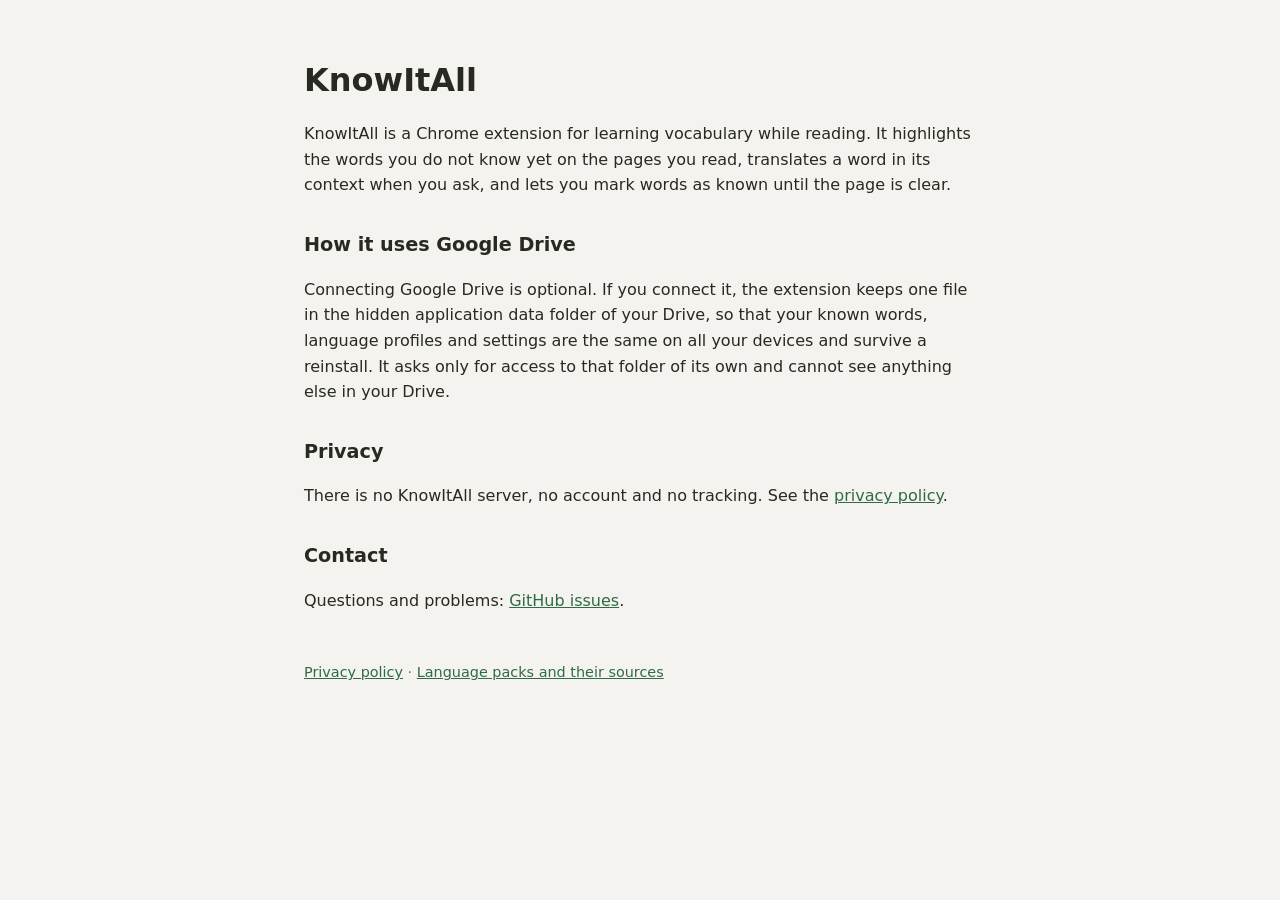
<file: index.html>
<!doctype html>
<html lang="en">
<head><meta charset="utf-8"><meta name="viewport" content="width=device-width,initial-scale=1"><title>KnowItAll</title><link rel="stylesheet" href="style.css"></head>
<body>
<main>
<h1>KnowItAll</h1>
<p>KnowItAll is a Chrome extension for learning vocabulary while reading. It highlights the words you do not know yet on the pages you read, translates a word in its context when you ask, and lets you mark words as known until the page is clear.</p>
<h2>How it uses Google Drive</h2>
<p>Connecting Google Drive is optional. If you connect it, the extension keeps one file in the hidden application data folder of your Drive, so that your known words, language profiles and settings are the same on all your devices and survive a reinstall. It asks only for access to that folder of its own and cannot see anything else in your Drive.</p>
<h2>Privacy</h2>
<p>There is no KnowItAll server, no account and no tracking. See the <a href="privacy.html">privacy policy</a>.</p>
<h2>Contact</h2>
<p>Questions and problems: <a href="https://github.com/beprogressive/knowitall-packs/issues">GitHub issues</a>.</p>
</main>
<footer><a href="privacy.html">Privacy policy</a> · <a href="https://github.com/beprogressive/knowitall-packs">Language packs and their sources</a></footer>
</body>
</html>
</file>
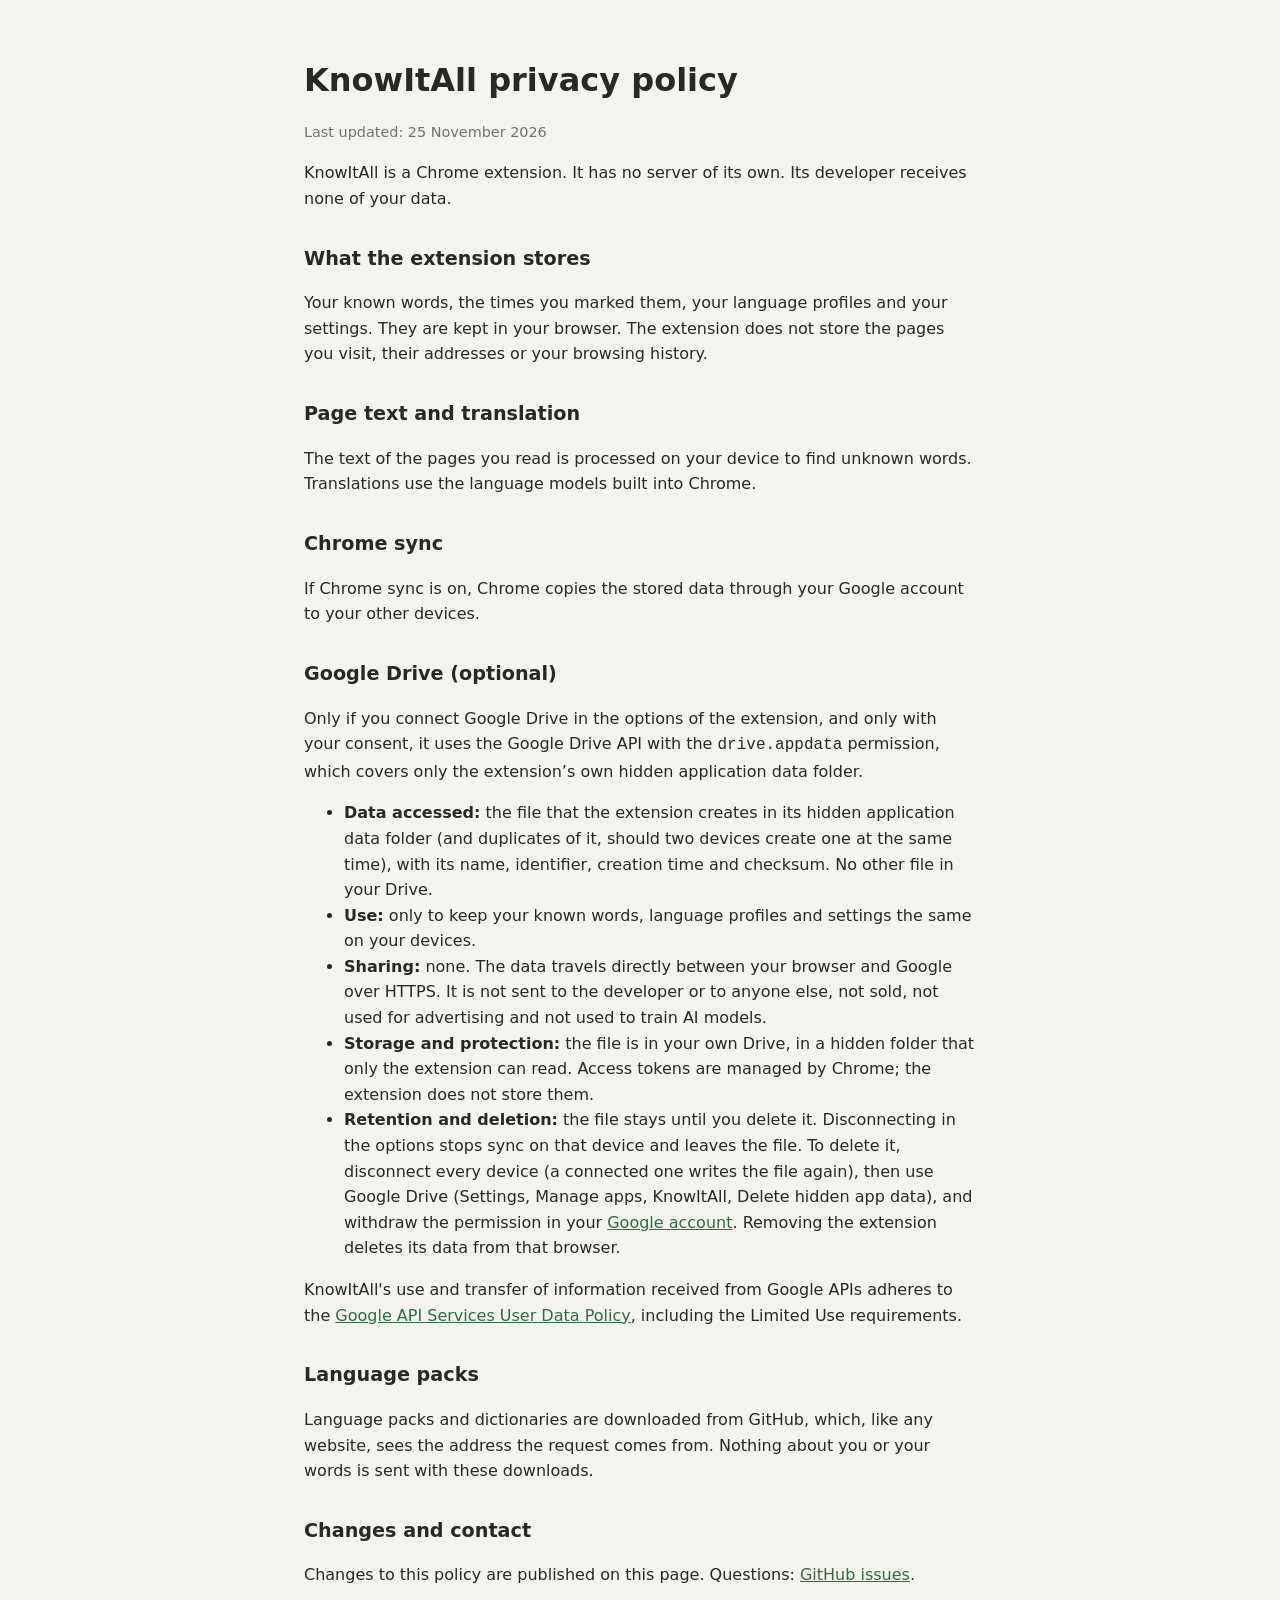
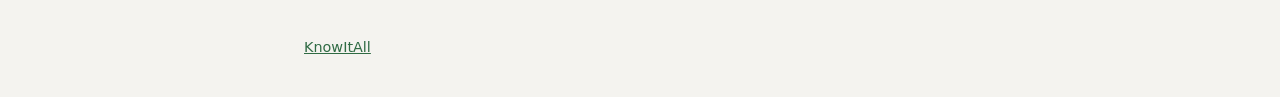
<file: privacy.html>
<!doctype html>
<html lang="en">
<head><meta charset="utf-8"><meta name="viewport" content="width=device-width,initial-scale=1"><title>KnowItAll: privacy policy</title><link rel="stylesheet" href="style.css"></head>
<body>
<main>
<h1>KnowItAll privacy policy</h1>
<p class="date">Last updated: 25 November 2026</p>
<p>KnowItAll is a Chrome extension. It has no server of its own. Its developer receives none of your data.</p>
<h2>What the extension stores</h2>
<p>Your known words, the times you marked them, your language profiles and your settings. They are kept in your browser. The extension does not store the pages you visit, their addresses or your browsing history.</p>
<h2>Page text and translation</h2>
<p>The text of the pages you read is processed on your device to find unknown words. Translations use the language models built into Chrome.</p>
<h2>Chrome sync</h2>
<p>If Chrome sync is on, Chrome copies the stored data through your Google account to your other devices.</p>
<h2>Google Drive (optional)</h2>
<p>Only if you connect Google Drive in the options of the extension, and only with your consent, it uses the Google Drive API with the <code>drive.appdata</code> permission, which covers only the extension’s own hidden application data folder.</p>
<ul>
<li><strong>Data accessed:</strong> the file that the extension creates in its hidden application data folder (and duplicates of it, should two devices create one at the same time), with its name, identifier, creation time and checksum. No other file in your Drive.</li>
<li><strong>Use:</strong> only to keep your known words, language profiles and settings the same on your devices.</li>
<li><strong>Sharing:</strong> none. The data travels directly between your browser and Google over HTTPS. It is not sent to the developer or to anyone else, not sold, not used for advertising and not used to train AI models.</li>
<li><strong>Storage and protection:</strong> the file is in your own Drive, in a hidden folder that only the extension can read. Access tokens are managed by Chrome; the extension does not store them.</li>
<li><strong>Retention and deletion:</strong> the file stays until you delete it. Disconnecting in the options stops sync on that device and leaves the file. To delete it, disconnect every device (a connected one writes the file again), then use Google Drive (Settings, Manage apps, KnowItAll, Delete hidden app data), and withdraw the permission in your <a href="https://myaccount.google.com/connections">Google account</a>. Removing the extension deletes its data from that browser.</li>
</ul>
<p>KnowItAll's use and transfer of information received from Google APIs adheres to the <a href="https://developers.google.com/terms/api-services-user-data-policy">Google API Services User Data Policy</a>, including the Limited Use requirements.</p>
<h2>Language packs</h2>
<p>Language packs and dictionaries are downloaded from GitHub, which, like any website, sees the address the request comes from. Nothing about you or your words is sent with these downloads.</p>
<h2>Changes and contact</h2>
<p>Changes to this policy are published on this page. Questions: <a href="https://github.com/beprogressive/knowitall-packs/issues">GitHub issues</a>.</p>
</main>
<footer><a href="./">KnowItAll</a></footer>
</body>
</html>
</file>
<file: style.css>
:root{color-scheme:light dark;--bg:#f4f3ef;--text:#282923;--muted:#717269;--link:#2f6b44}
@media (prefers-color-scheme:dark){:root{--bg:#1f201c;--text:#e8e8e0;--muted:#a5a69b;--link:#8fcfa4}}
body{max-width:42rem;margin:0 auto;padding:2.5rem 1.25rem;font:1rem/1.6 system-ui,sans-serif;color:var(--text);background:var(--bg)}
h1{line-height:1.2}h2{margin-top:2rem;font-size:1.2rem}a{color:var(--link)}footer,.date{color:var(--muted);font-size:.9rem}footer{margin-top:3rem}
</file>
